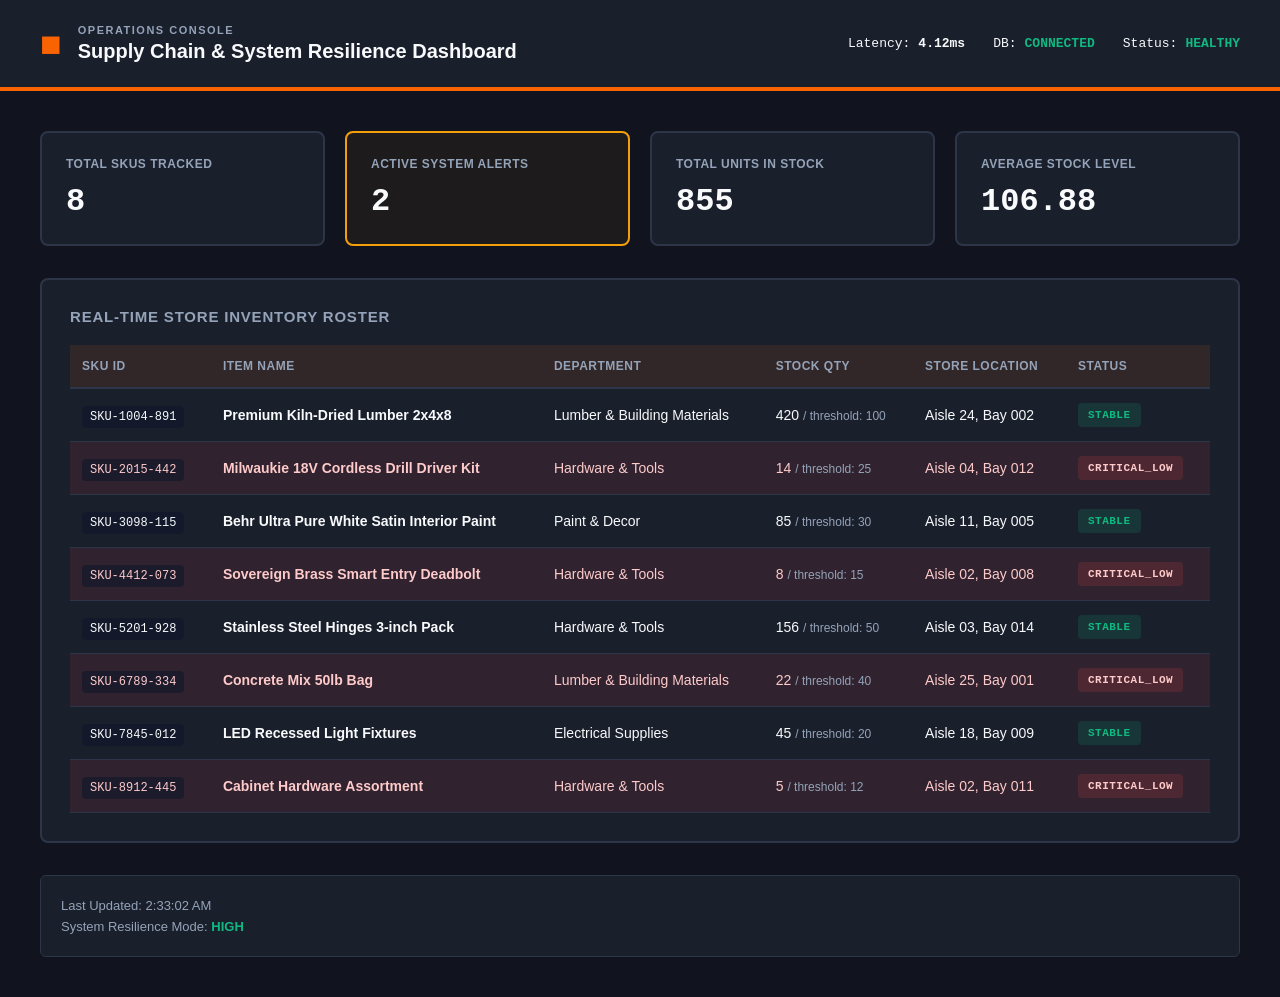
<file: index.html>
<!DOCTYPE html>
<html lang="en">
<head>
    <meta charset="UTF-8">
    <meta name="viewport" content="width=device-width, initial-scale=1.0">
    <title>Home Depot Supply Chain Dashboard</title>
    <link rel="stylesheet" href="style.css">
</head>
<body>
    <div id="alertBanner" class="alert-banner" hidden>SYSTEM ALERT: DEGRADED LATENCY OR OFFLINE API DETECTED</div>
    <div class="shell">
        <header class="topbar">
            <div class="logo-group">
                <span class="orange-box">■</span>
                <div>
                    <h2>OPERATIONS CONSOLE</h2>
                    <h1>Supply Chain &amp; System Resilience Dashboard</h1>
                </div>
            </div>
            <div class="telemetry-bar">
                <div class="tel-node">Latency: <span id="lblLatency">--ms</span></div>
                <div class="tel-node">DB: <span id="lblDb">CHECKING</span></div>
                <div class="tel-node">Status: <span id="lblStatus">--</span></div>
            </div>
        </header>
        <main class="content">
            <div class="metrics-grid">
                <div class="card">
                    <h3>Total SKUs Tracked</h3>
                    <p id="lblTotalSkus">--</p>
                </div>
                <div class="card warning">
                    <h3>Active System Alerts</h3>
                    <p id="lblAlerts">--</p>
                </div>
                <div class="card">
                    <h3>Total Units in Stock</h3>
                    <p id="lblTotalUnits">--</p>
                </div>
                <div class="card">
                    <h3>Average Stock Level</h3>
                    <p id="lblAvgStock">--</p>
                </div>
            </div>
            <section class="table-section">
                <h2>Real-Time Store Inventory Roster</h2>
                <table>
                    <thead>
                        <tr>
                            <th>SKU ID</th>
                            <th>Item Name</th>
                            <th>Department</th>
                            <th>Stock Qty</th>
                            <th>Store Location</th>
                            <th>Status</th>
                        </tr>
                    </thead>
                    <tbody id="inventoryBody">
                        <tr>
                            <td colspan="6" style="text-align: center; font-style: italic;">Loading inventory data...</td>
                        </tr>
                    </tbody>
                </table>
            </section>
            <section class="footer-info">
                <p>Last Updated: <span id="lblLastUpdate">--</span></p>
                <p>System Resilience Mode: <span id="lblResilience" style="font-weight: bold;">--</span></p>
            </section>
        </main>
    </div>
    <script src="app.js"></script>
</body>
</html>
</file>
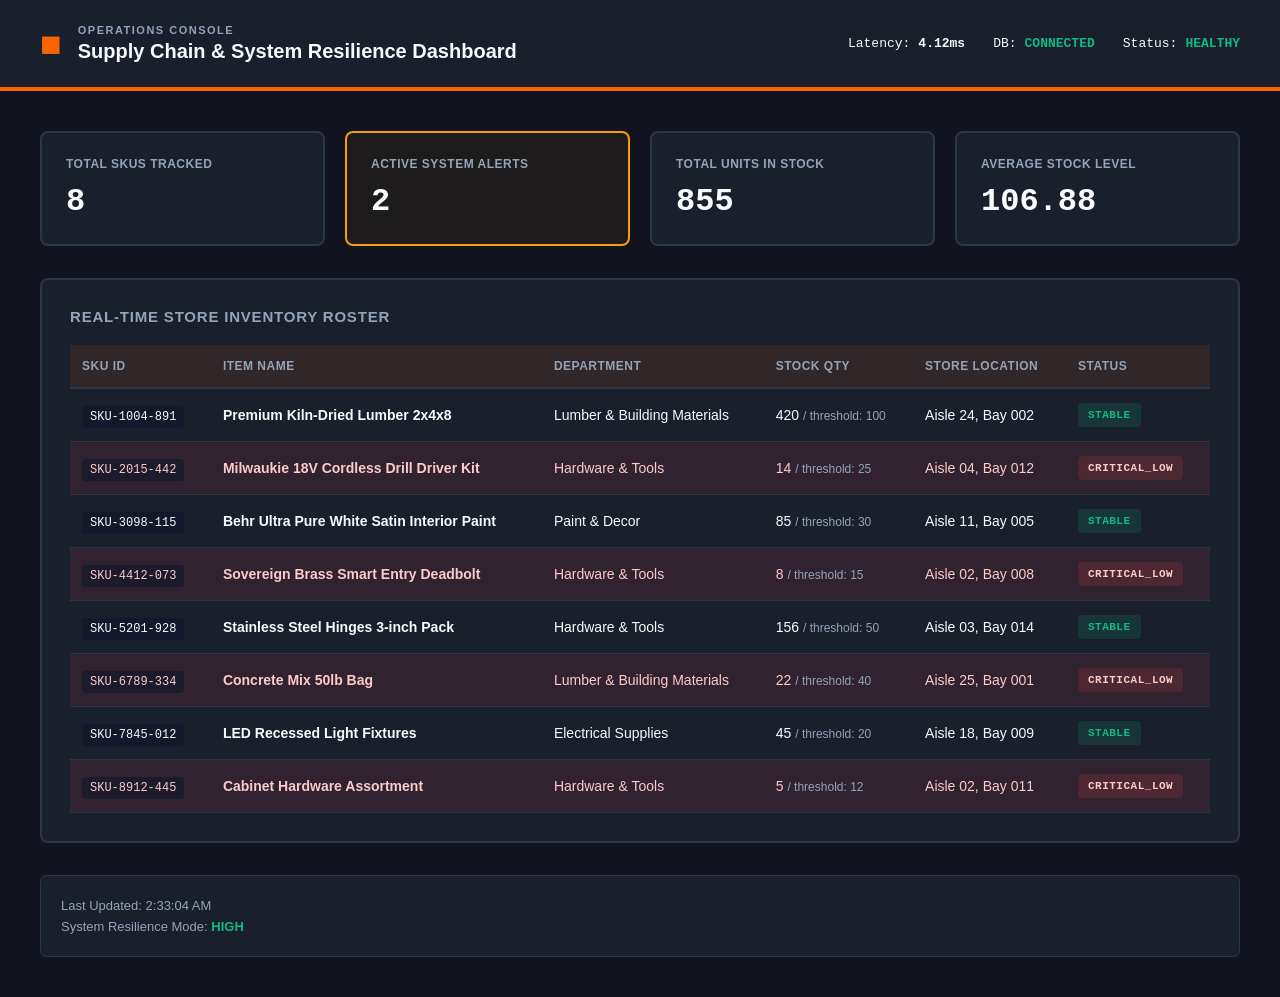
<file: frontend/index.html>
<!DOCTYPE html>
<html lang="en">
<head>
    <meta charset="UTF-8">
    <meta name="viewport" content="width=device-width, initial-scale=1.0">
    <title>Home Depot Supply Chain Dashboard</title>
    <link rel="stylesheet" href="style.css">
</head>
<body>
    <div id="alertBanner" class="alert-banner" hidden>SYSTEM ALERT: DEGRADED LATENCY OR OFFLINE API DETECTED</div>
    <div class="shell">
        <header class="topbar">
            <div class="logo-group">
                <span class="orange-box">■</span>
                <div>
                    <h2>OPERATIONS CONSOLE</h2>
                    <h1>Supply Chain &amp; System Resilience Dashboard</h1>
                </div>
            </div>
            <div class="telemetry-bar">
                <div class="tel-node">Latency: <span id="lblLatency">--ms</span></div>
                <div class="tel-node">DB: <span id="lblDb">CHECKING</span></div>
                <div class="tel-node">Status: <span id="lblStatus">--</span></div>
            </div>
        </header>
        <main class="content">
            <div class="metrics-grid">
                <div class="card">
                    <h3>Total SKUs Tracked</h3>
                    <p id="lblTotalSkus">--</p>
                </div>
                <div class="card warning">
                    <h3>Active System Alerts</h3>
                    <p id="lblAlerts">--</p>
                </div>
                <div class="card">
                    <h3>Total Units in Stock</h3>
                    <p id="lblTotalUnits">--</p>
                </div>
                <div class="card">
                    <h3>Average Stock Level</h3>
                    <p id="lblAvgStock">--</p>
                </div>
            </div>
            <section class="table-section">
                <h2>Real-Time Store Inventory Roster</h2>
                <table>
                    <thead>
                        <tr>
                            <th>SKU ID</th>
                            <th>Item Name</th>
                            <th>Department</th>
                            <th>Stock Qty</th>
                            <th>Store Location</th>
                            <th>Status</th>
                        </tr>
                    </thead>
                    <tbody id="inventoryBody">
                        <tr>
                            <td colspan="6" style="text-align: center; font-style: italic;">Awaiting asynchronous API connection...</td>
                        </tr>
                    </tbody>
                </table>
            </section>
            <section class="footer-info">
                <p>Last Updated: <span id="lblLastUpdate">--</span></p>
                <p>System Resilience Mode: <span id="lblResilience" style="font-weight: bold;">--</span></p>
            </section>
        </main>
    </div>
    <script src="app.js"></script>
</body>
</html>
</file>
<file: style.css>
:root {
    --hd-orange: #f96302;
    --bg-dark: #11141e;
    --bg-panel: #1a1f2c;
    --border: #2d3548;
    --text-white: #f8fafc;
    --text-gray: #94a3b8;
}

* {
    box-sizing: border-box;
    margin: 0;
    padding: 0;
}

html, body {
    background-color: var(--bg-dark);
    color: var(--text-white);
    font-family: "Segoe UI", Arial, sans-serif;
    min-height: 100vh;
}

.alert-banner {
    background-color: #ef4444;
    color: white;
    padding: 12px;
    text-align: center;
    font-size: 14px;
    font-weight: bold;
    border-bottom: 2px solid #dc2626;
}

.shell {
    display: flex;
    flex-direction: column;
    min-height: 100vh;
}

.topbar {
    background-color: var(--bg-panel);
    border-bottom: 4px solid var(--hd-orange);
    padding: 24px 40px;
    display: flex;
    justify-content: space-between;
    align-items: center;
    flex-wrap: wrap;
    gap: 20px;
}

.logo-group {
    display: flex;
    align-items: center;
    gap: 16px;
}

.orange-box {
    color: var(--hd-orange);
    font-size: 36px;
    line-height: 1;
}

.logo-group h2 {
    font-size: 11px;
    color: var(--text-gray);
    letter-spacing: 1.5px;
    text-transform: uppercase;
    margin: 0;
}

.logo-group h1 {
    font-size: 20px;
    margin: 4px 0 0 0;
    font-weight: 700;
}

.telemetry-bar {
    display: flex;
    gap: 28px;
    font-family: "Courier New", monospace;
    font-size: 13px;
    flex-wrap: wrap;
}

.tel-node {
    display: flex;
    align-items: center;
    gap: 8px;
}

.tel-node span {
    font-weight: bold;
}

.txt-green {
    color: #10b981;
}

.txt-red {
    color: #ef4444;
}

.txt-orange {
    color: var(--hd-orange);
}

.content {
    padding: 40px;
    max-width: 1400px;
    margin: 0 auto;
    width: 100%;
    display: grid;
    gap: 32px;
    flex: 1;
}

.metrics-grid {
    display: grid;
    grid-template-columns: repeat(auto-fit, minmax(250px, 1fr));
    gap: 20px;
}

.card {
    background-color: var(--bg-panel);
    border: 2px solid var(--border);
    padding: 24px;
    border-radius: 8px;
    transition: all 0.2s ease;
}

.card:hover {
    border-color: var(--hd-orange);
    box-shadow: 0 4px 12px rgba(249, 99, 2, 0.15);
}

.card.warning {
    border-color: #f59e0b;
    background-color: rgba(245, 158, 11, 0.05);
}

.card h3 {
    font-size: 12px;
    color: var(--text-gray);
    text-transform: uppercase;
    letter-spacing: 0.5px;
    margin-bottom: 12px;
}

.card p {
    font-size: 32px;
    font-weight: bold;
    font-family: "Courier New", monospace;
}

.table-section {
    background-color: var(--bg-panel);
    border: 2px solid var(--border);
    padding: 28px;
    border-radius: 8px;
}

.table-section h2 {
    font-size: 15px;
    color: var(--text-gray);
    text-transform: uppercase;
    letter-spacing: 0.8px;
    margin-bottom: 20px;
}

table {
    width: 100%;
    border-collapse: collapse;
}

thead {
    background-color: rgba(249, 99, 2, 0.1);
}

th {
    padding: 14px 12px;
    font-size: 12px;
    text-align: left;
    color: var(--text-gray);
    font-weight: 600;
    text-transform: uppercase;
    letter-spacing: 0.5px;
    border-bottom: 2px solid var(--border);
}

td {
    padding: 14px 12px;
    font-size: 14px;
    border-bottom: 1px solid var(--border);
}

tbody tr:hover {
    background-color: rgba(249, 99, 2, 0.08);
}

.row-alert {
    background-color: rgba(239, 68, 68, 0.1) !important;
}

.row-alert td {
    color: #fecaca;
}

.status-pill {
    display: inline-block;
    padding: 6px 10px;
    border-radius: 4px;
    font-size: 11px;
    font-weight: bold;
    font-family: "Courier New", monospace;
    text-transform: uppercase;
    letter-spacing: 0.5px;
}

.status-pill.stable {
    background-color: rgba(16, 185, 129, 0.15);
    color: #10b981;
}

.status-pill.critical_low {
    background-color: rgba(239, 68, 68, 0.15);
    color: #fecaca;
}

.muted {
    color: var(--text-gray);
    font-size: 12px;
}

code {
    background-color: rgba(15, 23, 42, 0.6);
    padding: 4px 8px;
    border-radius: 4px;
    font-family: "Courier New", monospace;
    font-size: 12px;
}

.footer-info {
    background-color: var(--bg-panel);
    border: 1px solid var(--border);
    padding: 16px 20px;
    border-radius: 6px;
    font-size: 13px;
    color: var(--text-gray);
}

.footer-info p {
    margin: 6px 0;
}

@media (max-width: 768px) {
    .topbar {
        flex-direction: column;
        align-items: flex-start;
        padding: 16px 20px;
    }
    
    .telemetry-bar {
        flex-direction: column;
        gap: 12px;
    }
    
    .content {
        padding: 20px;
        gap: 20px;
    }
    
    .table-section {
        overflow-x: auto;
    }
    
    table {
        font-size: 12px;
    }
    
    td, th {
        padding: 10px 6px;
    }
}
</file>
<file: frontend/style.css>
:root {
    --hd-orange: #f96302;
    --bg-dark: #11141e;
    --bg-panel: #1a1f2c;
    --border: #2d3548;
    --text-white: #f8fafc;
    --text-gray: #94a3b8;
}

* {
    box-sizing: border-box;
    margin: 0;
    padding: 0;
}

html, body {
    background-color: var(--bg-dark);
    color: var(--text-white);
    font-family: "Segoe UI", Arial, sans-serif;
    min-height: 100vh;
}

.alert-banner {
    background-color: #ef4444;
    color: white;
    padding: 12px;
    text-align: center;
    font-size: 14px;
    font-weight: bold;
    border-bottom: 2px solid #dc2626;
}

.shell {
    display: flex;
    flex-direction: column;
    min-height: 100vh;
}

.topbar {
    background-color: var(--bg-panel);
    border-bottom: 4px solid var(--hd-orange);
    padding: 24px 40px;
    display: flex;
    justify-content: space-between;
    align-items: center;
    flex-wrap: wrap;
    gap: 20px;
}

.logo-group {
    display: flex;
    align-items: center;
    gap: 16px;
}

.orange-box {
    color: var(--hd-orange);
    font-size: 36px;
    line-height: 1;
}

.logo-group h2 {
    font-size: 11px;
    color: var(--text-gray);
    letter-spacing: 1.5px;
    text-transform: uppercase;
    margin: 0;
}

.logo-group h1 {
    font-size: 20px;
    margin: 4px 0 0 0;
    font-weight: 700;
}

.telemetry-bar {
    display: flex;
    gap: 28px;
    font-family: "Courier New", monospace;
    font-size: 13px;
    flex-wrap: wrap;
}

.tel-node {
    display: flex;
    align-items: center;
    gap: 8px;
}

.tel-node span {
    font-weight: bold;
}

.txt-green {
    color: #10b981;
}

.txt-red {
    color: #ef4444;
}

.txt-orange {
    color: var(--hd-orange);
}

.content {
    padding: 40px;
    max-width: 1400px;
    margin: 0 auto;
    width: 100%;
    display: grid;
    gap: 32px;
    flex: 1;
}

.metrics-grid {
    display: grid;
    grid-template-columns: repeat(auto-fit, minmax(250px, 1fr));
    gap: 20px;
}

.card {
    background-color: var(--bg-panel);
    border: 2px solid var(--border);
    padding: 24px;
    border-radius: 8px;
    transition: all 0.2s ease;
}

.card:hover {
    border-color: var(--hd-orange);
    box-shadow: 0 4px 12px rgba(249, 99, 2, 0.15);
}

.card.warning {
    border-color: #f59e0b;
    background-color: rgba(245, 158, 11, 0.05);
}

.card h3 {
    font-size: 12px;
    color: var(--text-gray);
    text-transform: uppercase;
    letter-spacing: 0.5px;
    margin-bottom: 12px;
}

.card p {
    font-size: 32px;
    font-weight: bold;
    font-family: "Courier New", monospace;
}

.table-section {
    background-color: var(--bg-panel);
    border: 2px solid var(--border);
    padding: 28px;
    border-radius: 8px;
}

.table-section h2 {
    font-size: 15px;
    color: var(--text-gray);
    text-transform: uppercase;
    letter-spacing: 0.8px;
    margin-bottom: 20px;
}

table {
    width: 100%;
    border-collapse: collapse;
}

thead {
    background-color: rgba(249, 99, 2, 0.1);
}

th {
    padding: 14px 12px;
    font-size: 12px;
    text-align: left;
    color: var(--text-gray);
    font-weight: 600;
    text-transform: uppercase;
    letter-spacing: 0.5px;
    border-bottom: 2px solid var(--border);
}

td {
    padding: 14px 12px;
    font-size: 14px;
    border-bottom: 1px solid var(--border);
}

tbody tr:hover {
    background-color: rgba(249, 99, 2, 0.08);
}

.row-alert {
    background-color: rgba(239, 68, 68, 0.1) !important;
}

.row-alert td {
    color: #fecaca;
}

.status-pill {
    display: inline-block;
    padding: 6px 10px;
    border-radius: 4px;
    font-size: 11px;
    font-weight: bold;
    font-family: "Courier New", monospace;
    text-transform: uppercase;
    letter-spacing: 0.5px;
}

.status-pill.stable {
    background-color: rgba(16, 185, 129, 0.15);
    color: #10b981;
}

.status-pill.critical_low {
    background-color: rgba(239, 68, 68, 0.15);
    color: #fecaca;
}

.muted {
    color: var(--text-gray);
    font-size: 12px;
}

code {
    background-color: rgba(15, 23, 42, 0.6);
    padding: 4px 8px;
    border-radius: 4px;
    font-family: "Courier New", monospace;
    font-size: 12px;
}

.footer-info {
    background-color: var(--bg-panel);
    border: 1px solid var(--border);
    padding: 16px 20px;
    border-radius: 6px;
    font-size: 13px;
    color: var(--text-gray);
}

.footer-info p {
    margin: 6px 0;
}

@media (max-width: 768px) {
    .topbar {
        flex-direction: column;
        align-items: flex-start;
        padding: 16px 20px;
    }
    
    .telemetry-bar {
        flex-direction: column;
        gap: 12px;
    }
    
    .content {
        padding: 20px;
        gap: 20px;
    }
    
    .table-section {
        overflow-x: auto;
    }
    
    table {
        font-size: 12px;
    }
    
    td, th {
        padding: 10px 6px;
    }
}
</file>
